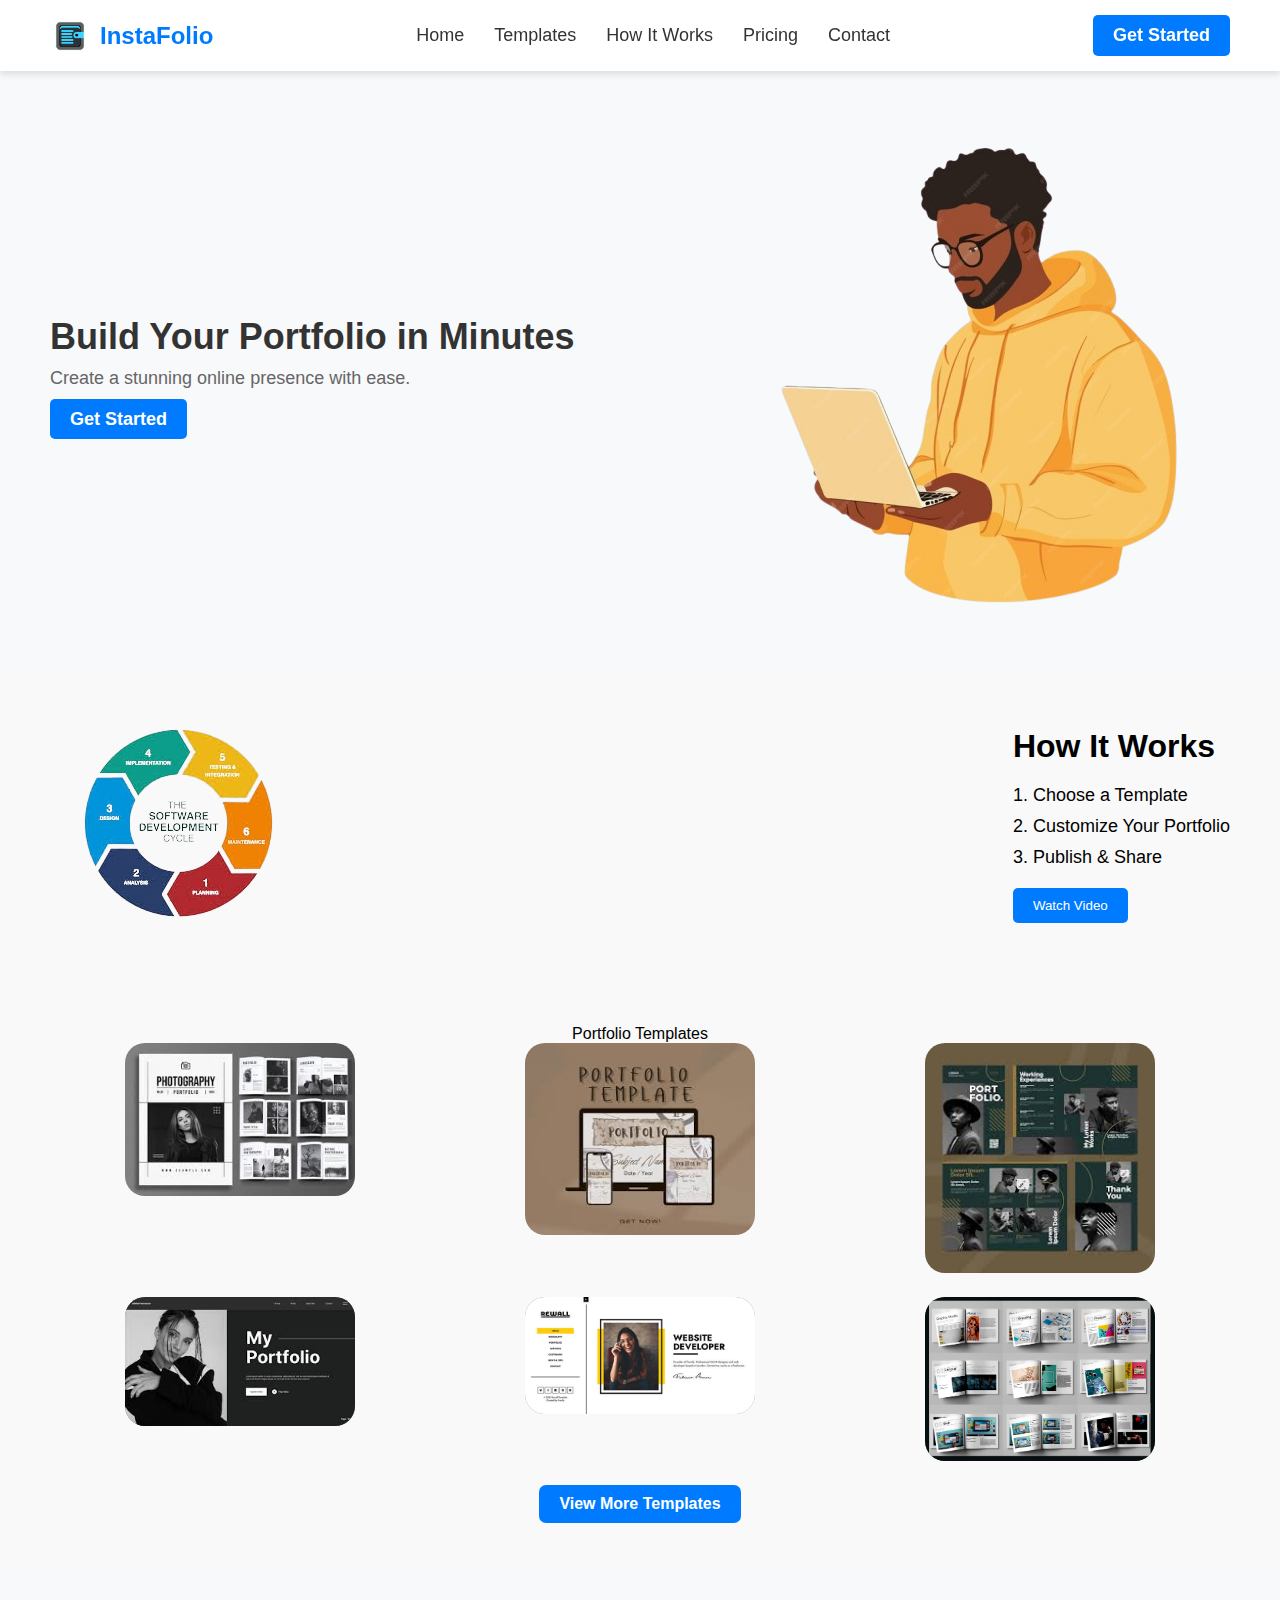
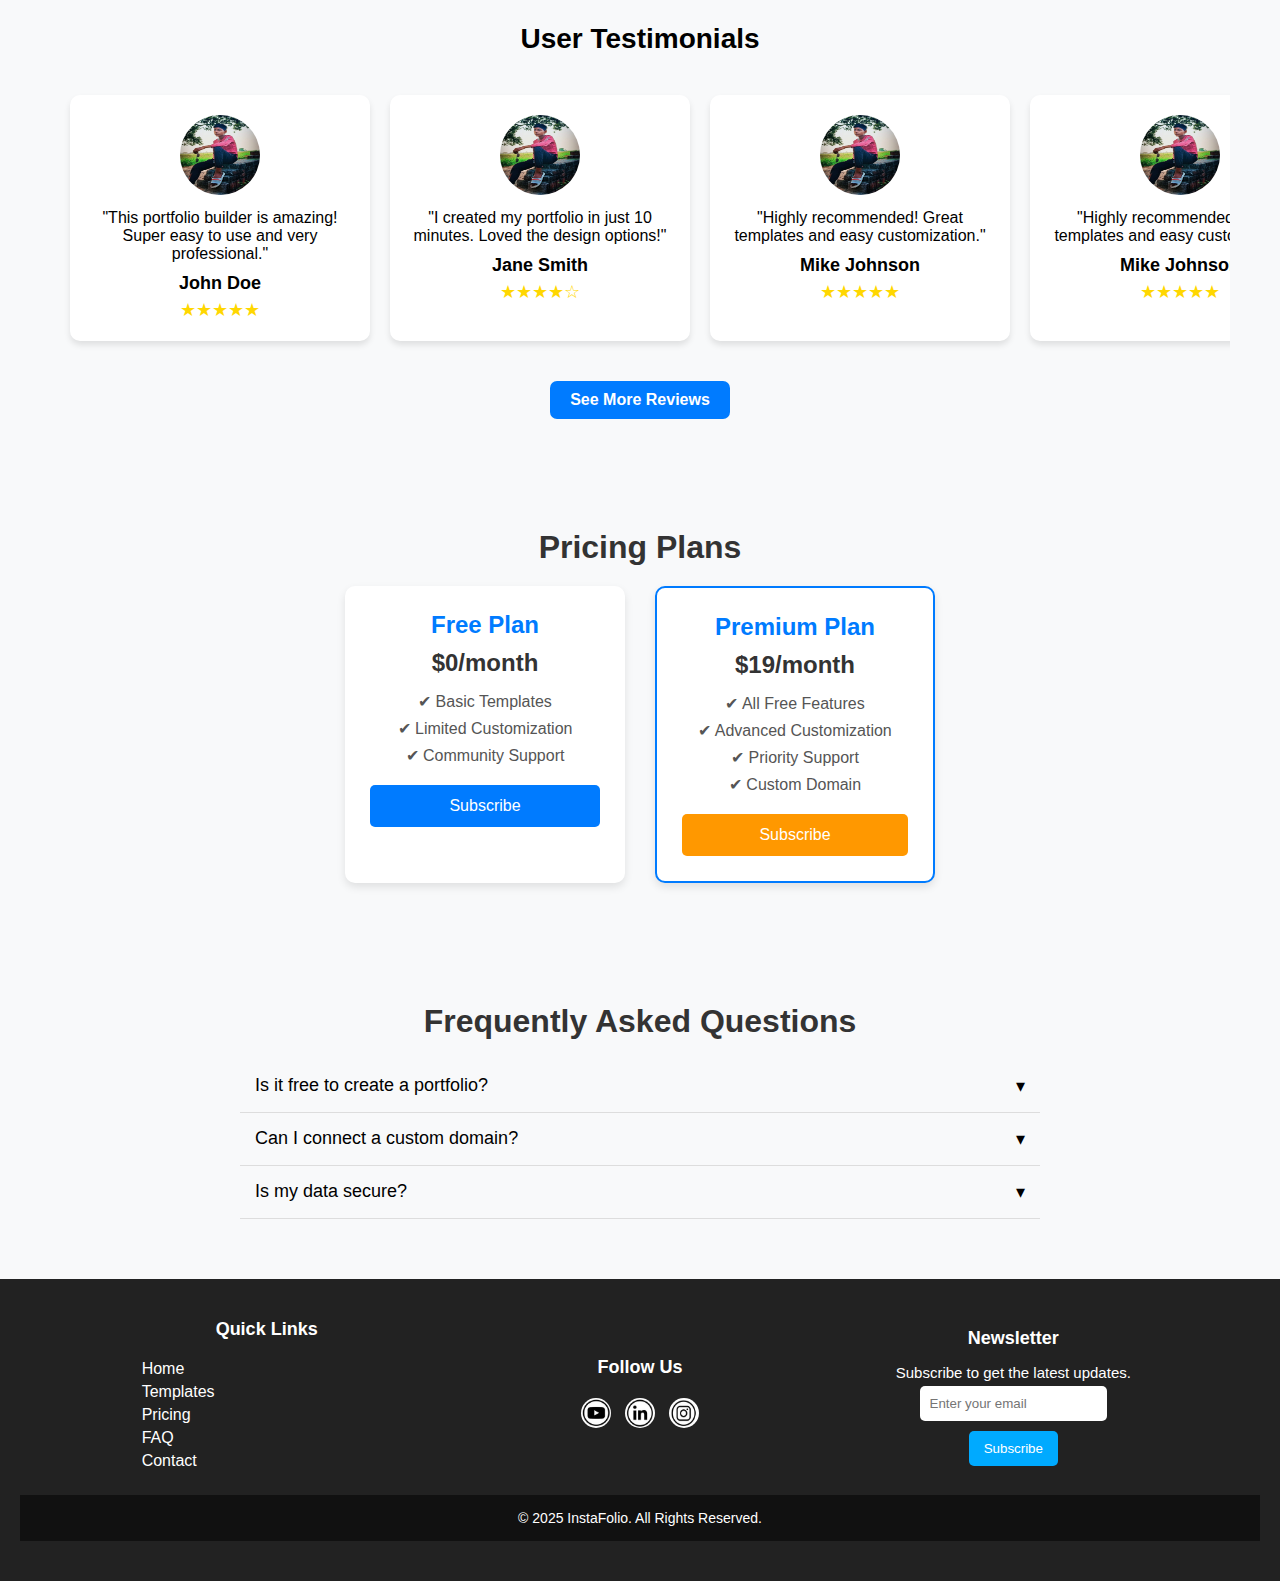
<file: index.html>
<!DOCTYPE html>
<html lang="en">
<head>
    <meta charset="UTF-8">
    <meta name="viewport" content="width=device-width, initial-scale=1.0">
    <title>InstaFolio</title>
    <link rel="stylesheet" href="style.css">
</head>
<body>
    <nav class="navbar">
        <div class="logo-container">
            <img src="logo.png" alt="InstaFolio Logo" class="logo-image">
            <div class="logo-text">InstaFolio</div>
        </div>
        <input type="checkbox" id="menu-toggle">
        <label for="menu-toggle" class="menu-icon">☰</label>
        <ul class="nav-links">
            <li><a href="#hero">Home</a></li>
            <li><a href="#template">Templates</a></li>
            <li><a href="#HowItWork">How It Works</a></li>
            <li><a href="#pricing">Pricing</a></li>
            <li><a href="#">Contact</a></li>
        </ul>
        <a href="#" class="cta-button">Get Started</a>
    </nav>
    <section class="hero" id="hero">
        <div class="hero-content">
            <h1>Build Your Portfolio in Minutes</h1>
            <p>Create a stunning online presence with ease.</p>
            <a href="#" class="cta-button">Get Started</a>
        </div>
        <div class="hero-image">
            <img src="hero.png" alt="Portfolio Illustration">
        </div>
    </section>
    <section class="how-it-works" id="HowItWork">
        <div class="how-image">
            <img src="how.png" alt="How it Works">
        </div>
        <div class="how-text">
            <h2>How It Works</h2>
            <div class="steps">
                <div class="step"><span>1.</span> Choose a Template</div>
                <div class="step"><span>2.</span> Customize Your Portfolio</div>
                <div class="step"><span>3.</span> Publish & Share</div>
            </div>
            <button id="watch-video">Watch Video</button>
        </div>
    </section>
    <section class="portfolio-templates" id="template>
        <h2 id="Template">Portfolio Templates</h2>
        <div class="templates-grid">
            <div class="template" onclick="previewTemplate('template1.png')">
                <img src="port1.jpg" alt="Template 1">
            </div>
            <div class="template" onclick="previewTemplate('template2.png')">
                <img src="port2.jpg" alt="Template 2">
            </div>
            <div class="template" onclick="previewTemplate('template3.png')">
                <img src="port3.jpg" alt="Template 3">
            </div>
            <div class="template" onclick="previewTemplate('template4.png')">
                <img src="port4.jpg" alt="Template 4">
            </div>
            <div class="template" onclick="previewTemplate('template5.png')">
                <img src="port5.jpg" alt="Template 5">
            </div>
            <div class="template" onclick="previewTemplate('template6.png')">
                <img src="port6.jpg" alt="Template 6">
            </div>
        </div>
        <button class="view-more">View More Templates</button>
    </section>
    <section class="testimonials" >
        <h2>User Testimonials</h2>
        <div class="testimonial-slider">
            <div class="testimonial">
                <img src="img.jpg" alt="User 1">
                <p>"This portfolio builder is amazing! Super easy to use and very professional."</p>
                <h4>John Doe</h4>
                <div class="stars">★★★★★</div>
            </div>
            <div class="testimonial">
                <img src="img.jpg" alt="User 2">
                <p>"I created my portfolio in just 10 minutes. Loved the design options!"</p>
                <h4>Jane Smith</h4>
                <div class="stars">★★★★☆</div>
            </div>
            <div class="testimonial">
                <img src="img.jpg" alt="User 3">
                <p>"Highly recommended! Great templates and easy customization."</p>
                <h4>Mike Johnson</h4>
                <div class="stars">★★★★★</div>
            </div>
            <div class="testimonial">
                <img src="img.jpg" alt="User 3">
                <p>"Highly recommended! Great templates and easy customization."</p>
                <h4>Mike Johnson</h4>
                <div class="stars">★★★★★</div>
            </div>
            <div class="testimonial">
                <img src="img.jpg" alt="User 3">
                <p>"Highly recommended! Great templates and easy customization."</p>
                <h4>Mike Johnson</h4>
                <div class="stars">★★★★★</div>
            </div>
            <div class="testimonial">
                <img src="img.jpg" alt="User 3">
                <p>"Highly recommended! Great templates and easy customization."</p>
                <h4>Mike Johnson</h4>
                <div class="stars">★★★★★</div>
            </div>
        </div>
        <button class="view-more">See More Reviews</button>
    </section>
    <section class="pricing" id="pricing">
        <h2>Pricing Plans</h2>
        <div class="pricing-container">
            <div class="pricing-card">
                <h3>Free Plan</h3>
                <p class="price">$0/month</p>
                <ul>
                    <li>✔ Basic Templates</li>
                    <li>✔ Limited Customization</li>
                    <li>✔ Community Support</li>
                </ul>
                <button class="subscribe">Subscribe</button>
            </div>
            <div class="pricing-card premium">
                <h3>Premium Plan</h3>
                <p class="price">$19/month</p>
                <ul>
                    <li>✔ All Free Features</li>
                    <li>✔ Advanced Customization</li>
                    <li>✔ Priority Support</li>
                    <li>✔ Custom Domain</li>
                </ul>
                <button class="subscribe premium-btn">Subscribe</button>
            </div>
        </div>
    </section>

    <section class="faq">
        <h2>Frequently Asked Questions</h2>
        <div class="faq-container">
            <div class="faq-item">
                <button class="faq-question">Is it free to create a portfolio? <span class="arrow">&#9662;</span></button>
                <div class="faq-answer">
                    <p>Yes, you can create a portfolio for free using our basic templates. Premium features require a subscription.</p>
                </div>
            </div>
    
            <div class="faq-item">
                <button class="faq-question">Can I connect a custom domain? <span class="arrow">&#9662;</span></button>
                <div class="faq-answer">
                    <p>Yes, you can connect a custom domain with our premium plan.</p>
                </div>
            </div>
    
            <div class="faq-item">
                <button class="faq-question">Is my data secure? <span class="arrow">&#9662;</span></button>
                <div class="faq-answer">
                    <p>We take security seriously. All data is encrypted and securely stored.</p>
                </div>
            </div>
        </div>
    </section>
    <footer class="footer">
        <div class="footer-container">
            <!-- Quick Links -->
            <div class="footer-section">
                <h3>Quick Links</h3>
                <ul class="footer-links">
                    <li><a href="#">Home</a></li>
                    <li><a href="#">Templates</a></li>
                    <li><a href="#">Pricing</a></li>
                    <li><a href="#">FAQ</a></li>
                    <li><a href="#">Contact</a></li>
                </ul>
            </div>
    
            <!-- Social Media -->
            <div class="footer-section">
                <h3>Follow Us</h3>
                <div class="footer-social">
                    <a href="https://www.youtube.com/@WebScan_m"><img src="youtube.jpg" alt="Youtube"></a>
                    <a href="#"><img src="linkedin.jpg" alt="Linkdein"></a>
                    <a href="#"><img src="insta.jpg" alt="Instagram"></a>
                </div>
            </div>
    
            <!-- Newsletter -->
            <div class="footer-section">
                <h3>Newsletter</h3>
                <form class="footer-newsletter">
                <p id="newsp">Subscribe to get the latest updates.</p>
                
                    <input type="email" placeholder="Enter your email" required>
                    <button type="submit">Subscribe</button>
                </form>
            </div>
        </div>
    
        <!-- Copyright Notice -->
        <div class="footer-bottom">
            <p>© 2025 InstaFolio. All Rights Reserved.</p>
        </div>
    </footer>
    
    
</body>
</html>
</file>
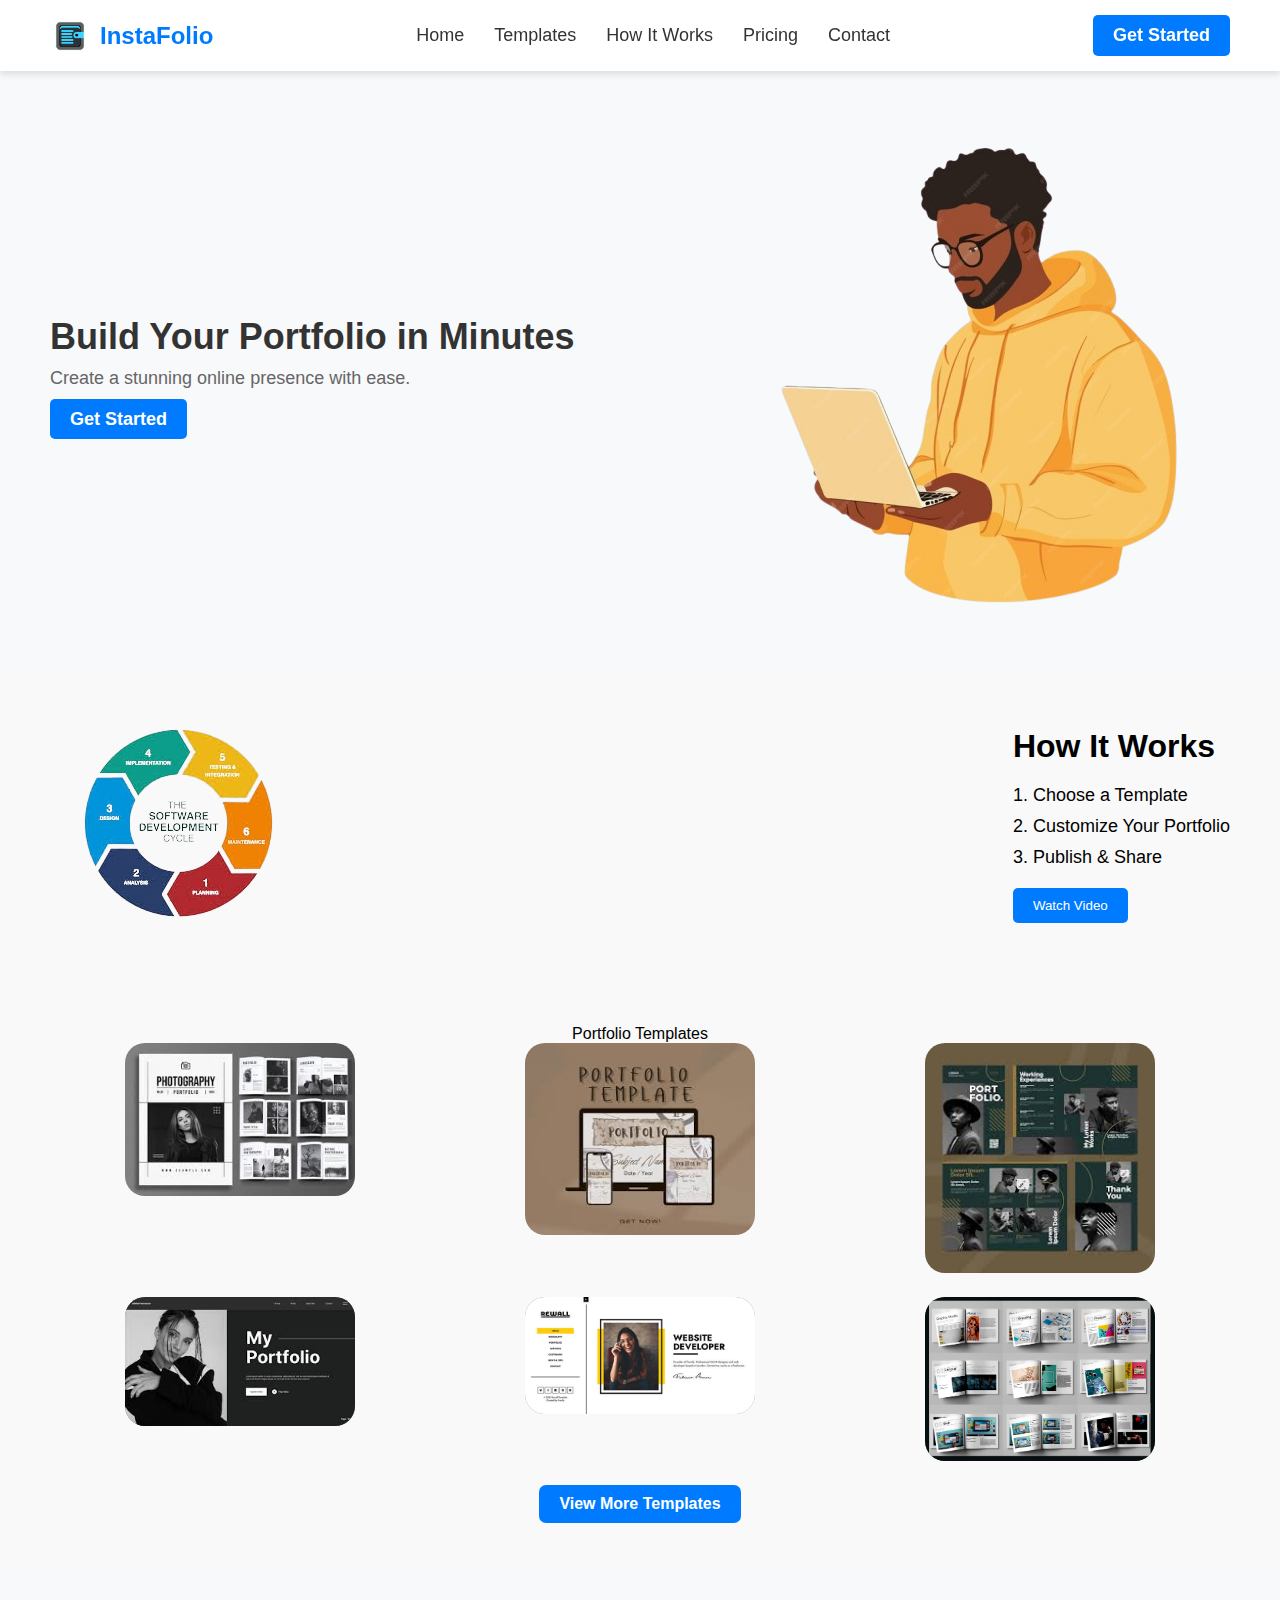
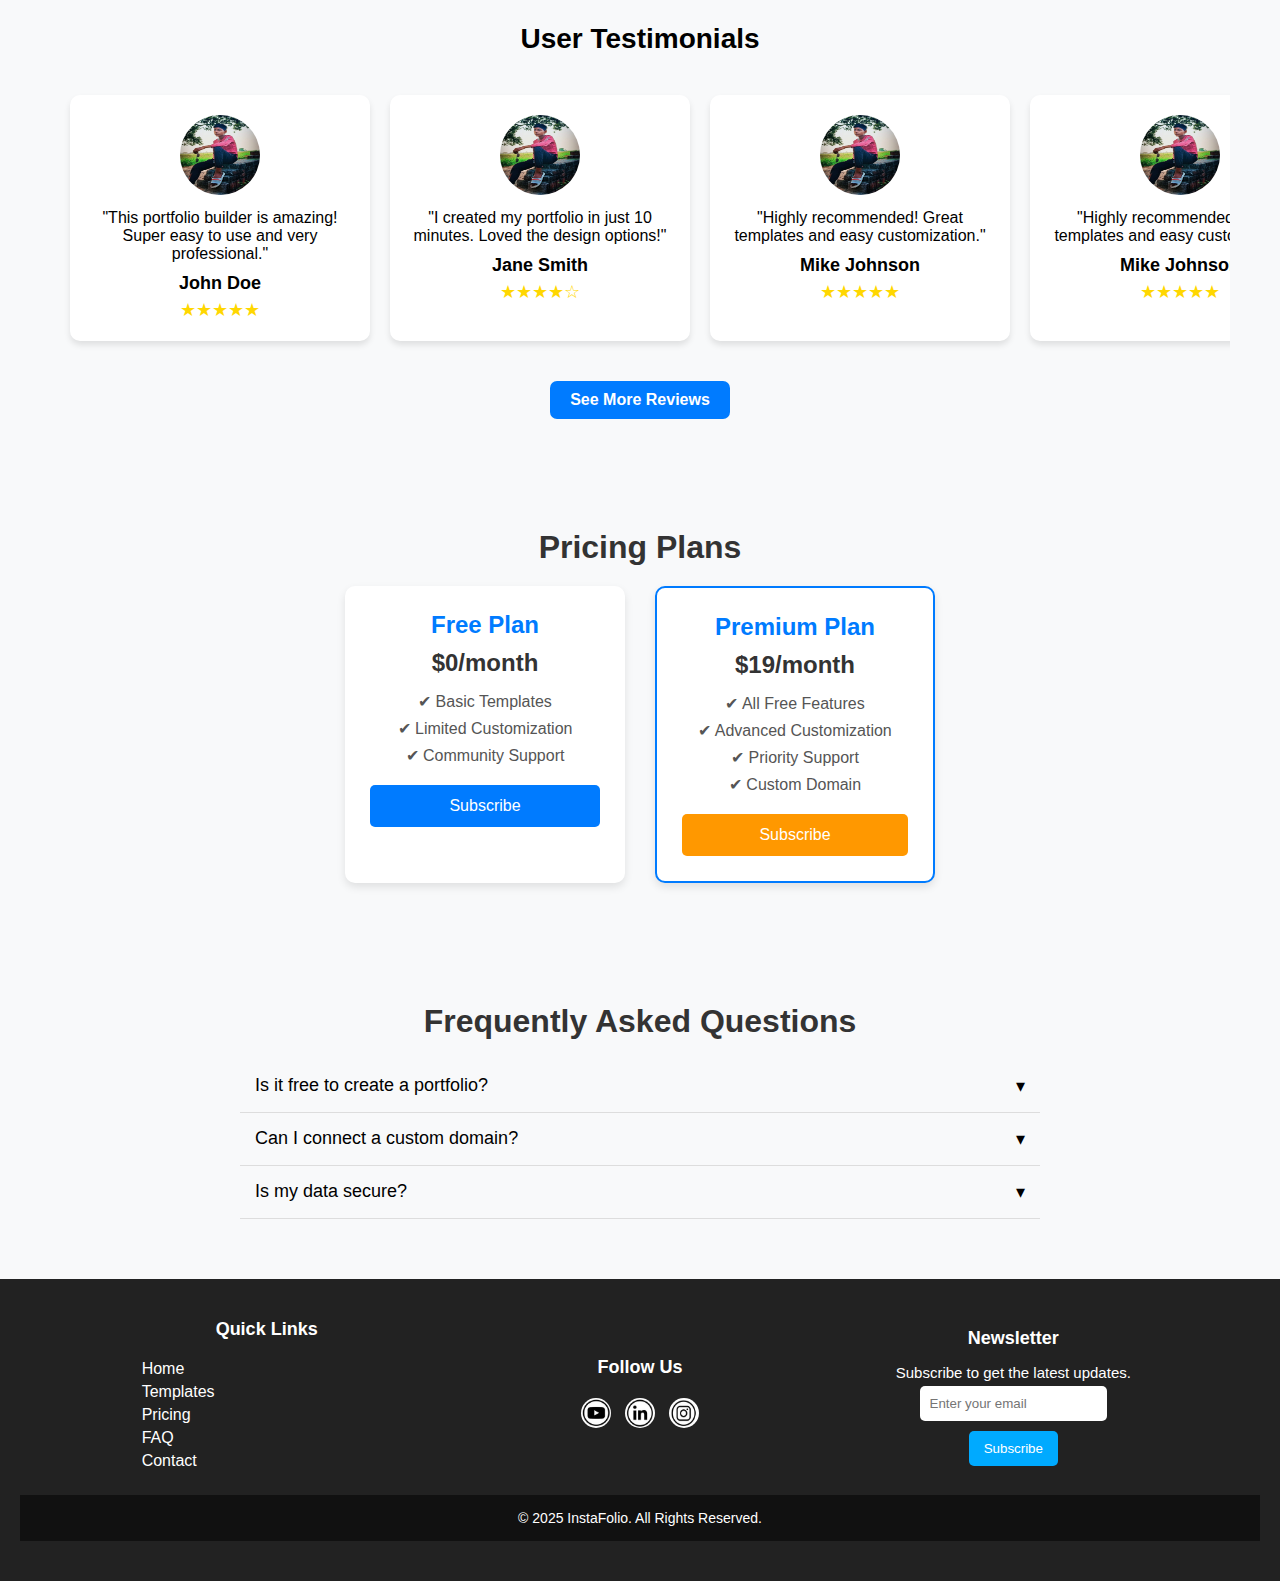
<file: inde.html>
<!DOCTYPE html>
<html lang="en">
<head>
    <meta charset="UTF-8">
    <meta name="viewport" content="width=device-width, initial-scale=1.0">
    <title>InstaFolio Navbar</title>
    <link rel="stylesheet" href="style.css">
</head>
<body>
    <nav class="navbar">
        <div class="logo-container">
            <img src="logo.png" alt="InstaFolio Logo" class="logo-image">
            <div class="logo-text">InstaFolio</div>
        </div>
        <input type="checkbox" id="menu-toggle">
        <label for="menu-toggle" class="menu-icon">☰</label>
        <ul class="nav-links">
            <li><a href="#hero">Home</a></li>
            <li><a href="#template">Templates</a></li>
            <li><a href="#HowItWork">How It Works</a></li>
            <li><a href="#pricing">Pricing</a></li>
            <li><a href="#">Contact</a></li>
        </ul>
        <a href="#" class="cta-button">Get Started</a>
    </nav>
    <section class="hero" id="hero">
        <div class="hero-content">
            <h1>Build Your Portfolio in Minutes</h1>
            <p>Create a stunning online presence with ease.</p>
            <a href="#" class="cta-button">Get Started</a>
        </div>
        <div class="hero-image">
            <img src="hero.png" alt="Portfolio Illustration">
        </div>
    </section>
    <section class="how-it-works" id="HowItWork">
        <div class="how-image">
            <img src="how.png" alt="How it Works">
        </div>
        <div class="how-text">
            <h2>How It Works</h2>
            <div class="steps">
                <div class="step"><span>1.</span> Choose a Template</div>
                <div class="step"><span>2.</span> Customize Your Portfolio</div>
                <div class="step"><span>3.</span> Publish & Share</div>
            </div>
            <button id="watch-video">Watch Video</button>
        </div>
    </section>
    <section class="portfolio-templates" id="template>
        <h2 id="Template">Portfolio Templates</h2>
        <div class="templates-grid">
            <div class="template" onclick="previewTemplate('template1.png')">
                <img src="port1.jpg" alt="Template 1">
            </div>
            <div class="template" onclick="previewTemplate('template2.png')">
                <img src="port2.jpg" alt="Template 2">
            </div>
            <div class="template" onclick="previewTemplate('template3.png')">
                <img src="port3.jpg" alt="Template 3">
            </div>
            <div class="template" onclick="previewTemplate('template4.png')">
                <img src="port4.jpg" alt="Template 4">
            </div>
            <div class="template" onclick="previewTemplate('template5.png')">
                <img src="port5.jpg" alt="Template 5">
            </div>
            <div class="template" onclick="previewTemplate('template6.png')">
                <img src="port6.jpg" alt="Template 6">
            </div>
        </div>
        <button class="view-more">View More Templates</button>
    </section>
    <section class="testimonials" >
        <h2>User Testimonials</h2>
        <div class="testimonial-slider">
            <div class="testimonial">
                <img src="img.jpg" alt="User 1">
                <p>"This portfolio builder is amazing! Super easy to use and very professional."</p>
                <h4>John Doe</h4>
                <div class="stars">★★★★★</div>
            </div>
            <div class="testimonial">
                <img src="img.jpg" alt="User 2">
                <p>"I created my portfolio in just 10 minutes. Loved the design options!"</p>
                <h4>Jane Smith</h4>
                <div class="stars">★★★★☆</div>
            </div>
            <div class="testimonial">
                <img src="img.jpg" alt="User 3">
                <p>"Highly recommended! Great templates and easy customization."</p>
                <h4>Mike Johnson</h4>
                <div class="stars">★★★★★</div>
            </div>
            <div class="testimonial">
                <img src="img.jpg" alt="User 3">
                <p>"Highly recommended! Great templates and easy customization."</p>
                <h4>Mike Johnson</h4>
                <div class="stars">★★★★★</div>
            </div>
            <div class="testimonial">
                <img src="img.jpg" alt="User 3">
                <p>"Highly recommended! Great templates and easy customization."</p>
                <h4>Mike Johnson</h4>
                <div class="stars">★★★★★</div>
            </div>
            <div class="testimonial">
                <img src="img.jpg" alt="User 3">
                <p>"Highly recommended! Great templates and easy customization."</p>
                <h4>Mike Johnson</h4>
                <div class="stars">★★★★★</div>
            </div>
        </div>
        <button class="view-more">See More Reviews</button>
    </section>
    <section class="pricing" id="pricing">
        <h2>Pricing Plans</h2>
        <div class="pricing-container">
            <div class="pricing-card">
                <h3>Free Plan</h3>
                <p class="price">$0/month</p>
                <ul>
                    <li>✔ Basic Templates</li>
                    <li>✔ Limited Customization</li>
                    <li>✔ Community Support</li>
                </ul>
                <button class="subscribe">Subscribe</button>
            </div>
            <div class="pricing-card premium">
                <h3>Premium Plan</h3>
                <p class="price">$19/month</p>
                <ul>
                    <li>✔ All Free Features</li>
                    <li>✔ Advanced Customization</li>
                    <li>✔ Priority Support</li>
                    <li>✔ Custom Domain</li>
                </ul>
                <button class="subscribe premium-btn">Subscribe</button>
            </div>
        </div>
    </section>

    <section class="faq">
        <h2>Frequently Asked Questions</h2>
        <div class="faq-container">
            <div class="faq-item">
                <button class="faq-question">Is it free to create a portfolio? <span class="arrow">&#9662;</span></button>
                <div class="faq-answer">
                    <p>Yes, you can create a portfolio for free using our basic templates. Premium features require a subscription.</p>
                </div>
            </div>
    
            <div class="faq-item">
                <button class="faq-question">Can I connect a custom domain? <span class="arrow">&#9662;</span></button>
                <div class="faq-answer">
                    <p>Yes, you can connect a custom domain with our premium plan.</p>
                </div>
            </div>
    
            <div class="faq-item">
                <button class="faq-question">Is my data secure? <span class="arrow">&#9662;</span></button>
                <div class="faq-answer">
                    <p>We take security seriously. All data is encrypted and securely stored.</p>
                </div>
            </div>
        </div>
    </section>
    <footer class="footer">
        <div class="footer-container">
            <!-- Quick Links -->
            <div class="footer-section">
                <h3>Quick Links</h3>
                <ul class="footer-links">
                    <li><a href="#">Home</a></li>
                    <li><a href="#">Templates</a></li>
                    <li><a href="#">Pricing</a></li>
                    <li><a href="#">FAQ</a></li>
                    <li><a href="#">Contact</a></li>
                </ul>
            </div>
    
            <!-- Social Media -->
            <div class="footer-section">
                <h3>Follow Us</h3>
                <div class="footer-social">
                    <a href="https://www.youtube.com/@WebScan_m"><img src="youtube.jpg" alt="Youtube"></a>
                    <a href="#"><img src="linkedin.jpg" alt="Linkdein"></a>
                    <a href="#"><img src="insta.jpg" alt="Instagram"></a>
                </div>
            </div>
    
            <!-- Newsletter -->
            <div class="footer-section">
                <h3>Newsletter</h3>
                <form class="footer-newsletter">
                <p id="newsp">Subscribe to get the latest updates.</p>
                
                    <input type="email" placeholder="Enter your email" required>
                    <button type="submit">Subscribe</button>
                </form>
            </div>
        </div>
    
        <!-- Copyright Notice -->
        <div class="footer-bottom">
            <p>© 2025 InstaFolio. All Rights Reserved.</p>
        </div>
    </footer>
    
    
</body>
</html>
</file>
<file: style.css>
* {
    margin: 0;
    padding: 0;
    box-sizing: border-box;
    font-family: 'Poppins', sans-serif;
}

.navbar {
    display: flex;
    justify-content: space-between;
    align-items: center;
    padding: 15px 50px;
    background: #fff;
    box-shadow: 0 4px 6px rgba(0, 0, 0, 0.1);
    position: sticky;
    top: 0;
    z-index: 1000;
}

.logo-container {
    display: flex;
    align-items: center;
}

.logo-image {
    width: 40px;
    height: 40px;
    margin-right: 10px;
}

.logo-text {
    font-size: 24px;
    font-weight: bold;
    color: #007bff;
}

.nav-links {
    list-style: none;
    display: flex;
}

.nav-links li {
    margin: 0 15px;
}

.nav-links a {
    text-decoration: none;
    color: #333;
    font-size: 18px;
    transition: color 0.3s;
}

.nav-links a:hover {
    color: #007bff;
}

.cta-button {
    background: #007bff;
    color: white;
    padding: 10px 20px;
    border-radius: 5px;
    text-decoration: none;
    font-size: 18px;
    font-weight: bold;
    transition: background 0.3s;
}

.cta-button:hover {
    background: #0056b3;
}

.menu-icon {
    display: none;
    font-size: 30px;
    cursor: pointer;
}

#menu-toggle {
    display: none;
}

@media (max-width: 768px) {
    .nav-links {
        display: none;
        flex-direction: column;
        position: absolute;
        top: 60px;
        left: 0;
        width: 100%;
        background: white;
        box-shadow: 0 4px 6px rgba(0, 0, 0, 0.1);
    }
    .nav-links li {
        text-align: center;
        margin: 10px 0;
    }
    .menu-icon {
        display: block;
    }
    #menu-toggle:checked + .menu-icon + .nav-links {
        display: flex;
    }
    .cta-button {
        display: none;
    }
}

.hero {
    display: flex;
    align-items: center;
    justify-content: space-between;
    padding: 50px;
    background: #f8f9fa;
}

.hero-content {
    max-width: 50%;
}

.hero-content h1 {
    font-size: 36px;
    color: #333;
    margin-bottom: 10px;
}

.hero-content p {
    font-size: 18px;
    color: #666;
    margin-bottom: 20px;
}

.hero-image img {
    width: 100%;
    max-width: 500px;
}
.how-it-works {
    display: flex;
    align-items: center;
    justify-content: space-between;
    padding: 50px;
    background: #f9f9f9;
}

.how-image img {
    width: 100%;
    max-width: 400px;
}

.how-text {
    max-width: 500px;
}

.how-text h2 {
    font-size: 32px;
    margin-bottom: 20px;
}

.steps {
    margin-bottom: 20px;
}

.step {
    font-size: 18px;
    margin: 10px 0;
}

#watch-video {
    background: #007bff;
    color: white;
    padding: 10px 20px;
    border: none;
    border-radius: 5px;
    cursor: pointer;
}

@media (max-width: 768px) {
    .how-it-works {
        flex-direction: column;
        text-align: center;
    }
}

.portfolio-templates {
    background-color: #f9f9f9;
    text-align: center;
    padding: 50px;
}
#Template{
    margin-bottom: 20px;
    text-shadow: 2px 2px 5px black;
    font-size: 35px;
}
.templates-grid {
    display: grid;
    grid-template-columns: repeat(3, 1fr);
    gap: 20px;
    justify-items: center;
}

.template img {
    width: 230px;
    background-color: gray;
    border-radius: 20px;
    height: auto;
    cursor: pointer;
    transition: transform 0.3s;
}

.template img:hover {
    transform: scale(1.05);
}

.view-more {
    margin-top: 20px;
    padding: 10px 20px;
    background: #007bff;
    color: white;
    border: none;
    cursor: pointer;
    border-radius: 7px;
    font-size: 16px;
    font-weight: bolder;
}
@media (max-width: 1024px) {
    .templates-grid {
        grid-template-columns: repeat(2, 1fr);
        gap: 15px;
    }

    .template img {
        width: 100%;
        max-width: 250px;
    }
}

@media (max-width: 768px) {
    .templates-grid {
        grid-template-columns: repeat(2, 1fr);
        gap: 10px;
    }

    .template img {
        width: 100%;
        max-width: 200px;
    }
}

@media (max-width: 480px) {
    .templates-grid {
        grid-template-columns: repeat(1, 1fr);
        gap: 10px;
    }

    .template img {
        width: 100%;
        max-width: 300px;
    }

    .view-more {
        width: 100%;
    }
}
.testimonials {
    text-align: center;
    padding: 50px;
    background: #f8f9fa;
}

.testimonials h2 {
    font-size: 28px;
    margin-bottom: 20px;
}

.testimonial-slider {
    display: flex;
    overflow: auto;
    scroll-snap-type: x mandatory;
    gap: 20px;
    padding: 20px;
}

.testimonial {
    flex: 0 0 300px;
    background: white;
    padding: 20px;
    border-radius: 10px;
    box-shadow: 0 4px 6px rgba(0, 0, 0, 0.1);
    scroll-snap-align: center;
    text-align: center;
}

.testimonial img {
    width: 80px;
    height: 80px;
    border-radius: 50%;
    margin-bottom: 10px;
}

.testimonial h4 {
    margin-top: 10px;
    font-size: 18px;
}

.stars {
    color: gold;
    font-size: 18px;
    margin-top: 5px;
}

.view-more {
    margin-top: 20px;
    padding: 10px 20px;
    background: #007bff;
    color: white;
    border: none;
    cursor: pointer;
}

/* Pricing Section */
.pricing {
    text-align: center;
    padding: 60px 20px;
    background: #f8f9fa;
}

.pricing h2 {
    font-size: 2rem;
    margin-bottom: 20px;
    color: #333;
}

.pricing-container {
    display: flex;
    justify-content: center;
    gap: 30px;
    flex-wrap: wrap;
}

.pricing-card {
    background: white;
    padding: 25px;
    border-radius: 10px;
    box-shadow: 0 4px 8px rgba(0, 0, 0, 0.1);
    width: 280px;
    transition: transform 0.3s ease;
}

.pricing-card:hover {
    transform: translateY(-5px);
}

.pricing-card h3 {
    font-size: 1.5rem;
    margin-bottom: 10px;
    color: #007bff;
}

.price {
    font-size: 24px;
    font-weight: bold;
    color: #333;
    margin-bottom: 15px;
}

.pricing-card ul {
    list-style: none;
    padding: 0;
    margin-bottom: 20px;
}

.pricing-card ul li {
    font-size: 16px;
    margin-bottom: 8px;
    color: #555;
}

.subscribe {
    background: #007bff;
    color: white;
    padding: 12px;
    border: none;
    border-radius: 5px;
    cursor: pointer;
    width: 100%;
    font-size: 16px;
    transition: 0.3s;
}

.subscribe:hover {
    background: #0056b3;
}

/* Premium Plan Highlight */
.premium {
    border: 2px solid #007bff;
}

.premium-btn {
    background: #ff9800;
}

.premium-btn:hover {
    background: #e68900;
}

/* Responsive Design */
@media (max-width: 768px) {
    .pricing-container {
        flex-direction: column;
        align-items: center;
    }
}
/* FAQ Section */
.faq {
    text-align: center;
    padding: 60px 20px;
    background: #f8f9fa;
}

.faq h2 {
    font-size: 2rem;
    margin-bottom: 20px;
    color: #333;
}

.faq-container {
    max-width: 800px;
    margin: 0 auto;
}

.faq-item {
    border-bottom: 1px solid #ddd;
}

.faq-question {
    width: 100%;
    background: none;
    border: none;
    padding: 15px;
    font-size: 18px;
    text-align: left;
    cursor: pointer;
    outline: none;
    display: flex;
    justify-content: space-between;
    align-items: center;
}

.faq-question:hover {
    background: #f8f8f8;
}

.arrow {
    transition: transform 0.3s ease;
}

.faq-answer {
    display: none;
    padding: 10px 15px;
    font-size: 16px;
    color: #555;
    text-align: left;
}

/* JavaScript-controlled class */
.faq-item.active .faq-answer {
    display: block;
}

.faq-item.active .arrow {
    transform: rotate(180deg);
}

/* Responsive */
@media (max-width: 768px) {
    .faq-container {
        width: 90%;
    }
}

/* Footer Styles */
.footer {
    background: #222;
    color: #fff;
    padding: 40px 20px;
    text-align: center;
}

/* Flexbox for Alignment */
.footer-container {
    display: flex;
    flex-wrap: wrap;
    justify-content: space-around;
    max-width: 1100px;
    margin: 0 auto;
    gap: 20px;
}

.footer-section {
    display: flex;
    flex-direction: column;
    justify-content: center;
    align-items: center
    flex: 1;
    min-width: 250px;
}

/* Headings */
.footer-section h3 {
    font-size: 18px;
    margin-bottom: 15px;
}

/* Quick Links */
.footer-links {
    text-align: left;
    padding-left: 101px;
    list-style: none;
    padding: 0;
}

.footer-links li {
    margin: 5px 0;
}

.footer-links a {
    color: #fff;
    text-decoration: none;
    transition: color 0.3s;
}

.footer-links a:hover {
    color: #00aaff;
}

/* Social Media Icons */
.footer-social a {
    display: inline-block;
    margin: 5px;
}

.footer-social img {

    width: 30px;
    height: 30px;
    border-radius: 50%;
    transition: transform 0.3s;
}

.footer-social img:hover {
    transform: scale(1.1);
}

/* Newsletter */
.footer-newsletter {
    display: flex;
    flex-direction: column;
    align-items: center;
}

#newsp{
    font-size: 15px;
    margin-bottom: 5px;
}
.footer-newsletter input {
    width: 75%;
    padding: 10px;
    border: none;
    border-radius: 5px;
    margin-bottom: 10px;
}

.footer-newsletter button {
    background: #00aaff;
    color: white;
    padding: 10px 15px;
    border: none;
    cursor: pointer;
    border-radius: 5px;
    transition: background 0.3s;
}

.footer-newsletter button:hover {
    background: #0088cc;
}

/* Copyright */
.footer-bottom {
    background: #111;
    padding: 15px;
    margin-top: 20px;
}

.footer-bottom p {
    margin: 0;
    font-size: 14px;
}

/* Responsive Design */
@media (max-width: 768px) {
    .footer-container {
        flex-direction: column;
        text-align: center;
    }

    .footer-newsletter input {
        width: 100%;
    }
}
</file>
